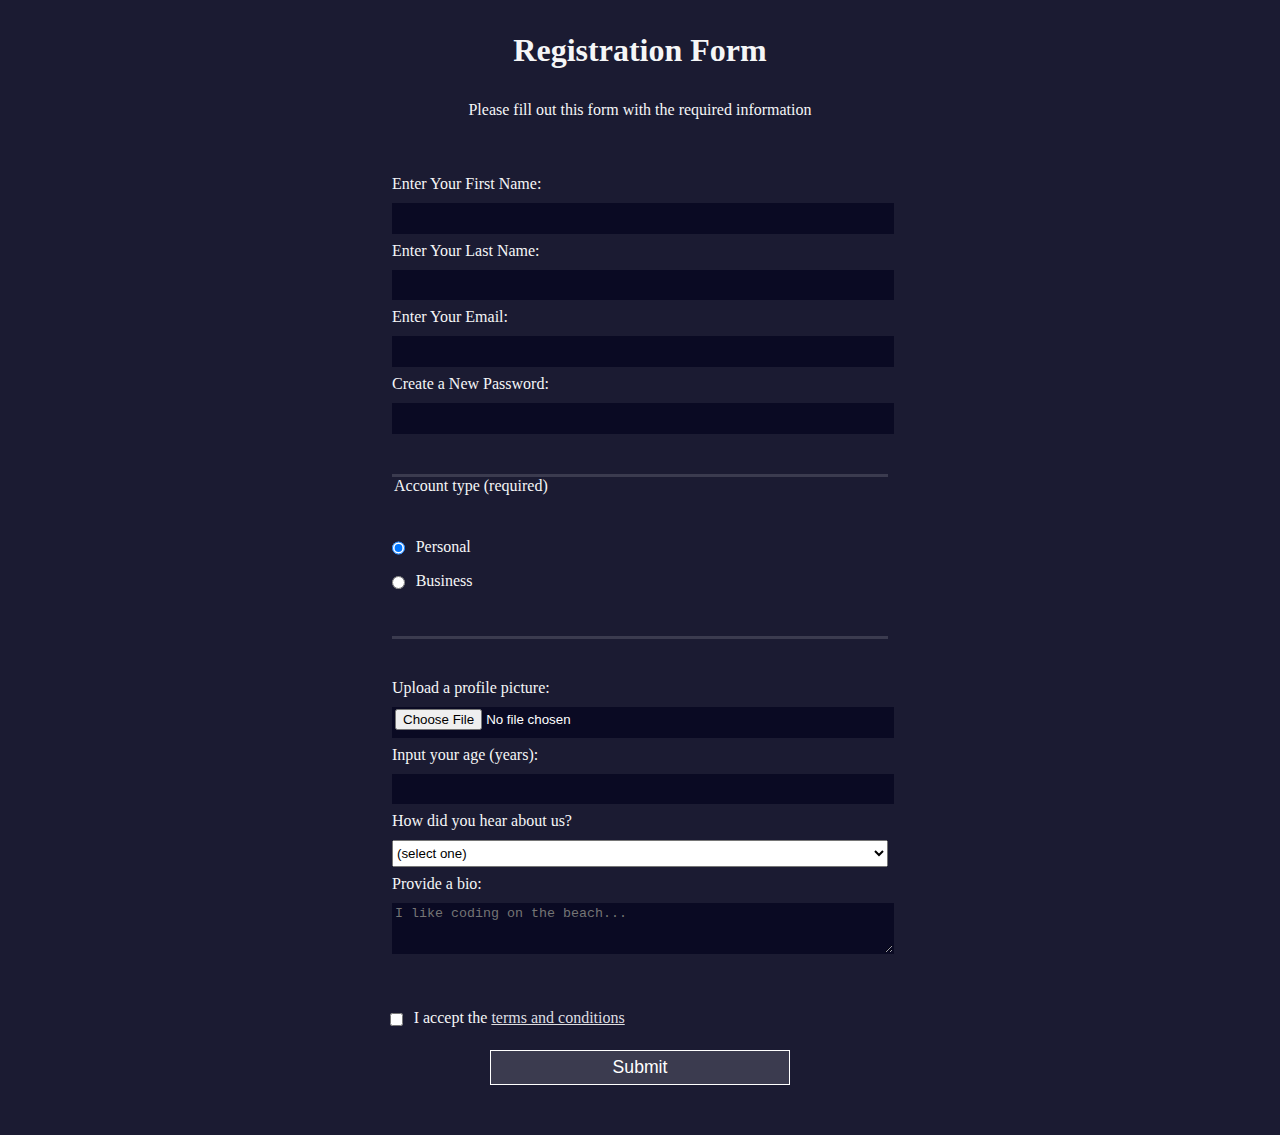
<file: 01ResponsiveWebDesign/00 Registration Form/index.html>
<!DOCTYPE html>
<html lang="en">
  <head>
    <meta charset="UTF-8">
    <title>Registration Form</title>
    <link rel="stylesheet" href="styles.css" />
  </head>
  <body>
    <h1>Registration Form</h1>
    <p>Please fill out this form with the required information</p>
    <form method="post" action='https://register-demo.freecodecamp.org'>
      <fieldset>
        <label for="first-name">Enter Your First Name: <input id="first-name" name="first-name" type="text" required /></label>
        <label for="last-name">Enter Your Last Name: <input id="last-name" name="last-name" type="text" required /></label>
        <label for="email">Enter Your Email: <input id="email" name="email" type="email" required /></label>
        <label for="new-password">Create a New Password: <input id="new-password" name="new-password" type="password" pattern="[a-z0-5]{8,}" required /></label>
      </fieldset>
      <fieldset>
        <legend>Account type (required)</legend>
        <label for="personal-account"><input id="personal-account" type="radio" name="account-type" class="inline" checked /> Personal</label>
        <label for="business-account"><input id="business-account" type="radio" name="account-type" class="inline" /> Business</label>
      </fieldset>
      <fieldset>
        <label for="profile-picture">Upload a profile picture: <input id="profile-picture" type="file" name="file" /></label>
        <label for="age">Input your age (years): <input id="age" type="number" name="age" min="13" max="120" /></label>
        <label for="referrer">How did you hear about us?
          <select id="referrer" name="referrer">
            <option value="">(select one)</option>
            <option value="1">freeCodeCamp News</option>
            <option value="2">freeCodeCamp YouTube Channel</option>
            <option value="3">freeCodeCamp Forum</option>
            <option value="4">Other</option>
          </select>
        </label>
        <label for="bio">Provide a bio:
          <textarea id="bio" name="bio" rows="3" cols="30" placeholder="I like coding on the beach..."></textarea>
        </label>
      </fieldset>
      <label for="terms-and-conditions">
        <input class="inline" id="terms-and-conditions" type="checkbox" required name="terms-and-conditions" /> I accept the <a href="https://www.freecodecamp.org/news/terms-of-service/">terms and conditions</a>
      </label>
      <input type="submit" value="Submit" />
    </form>
  </body>
</html>
</file>
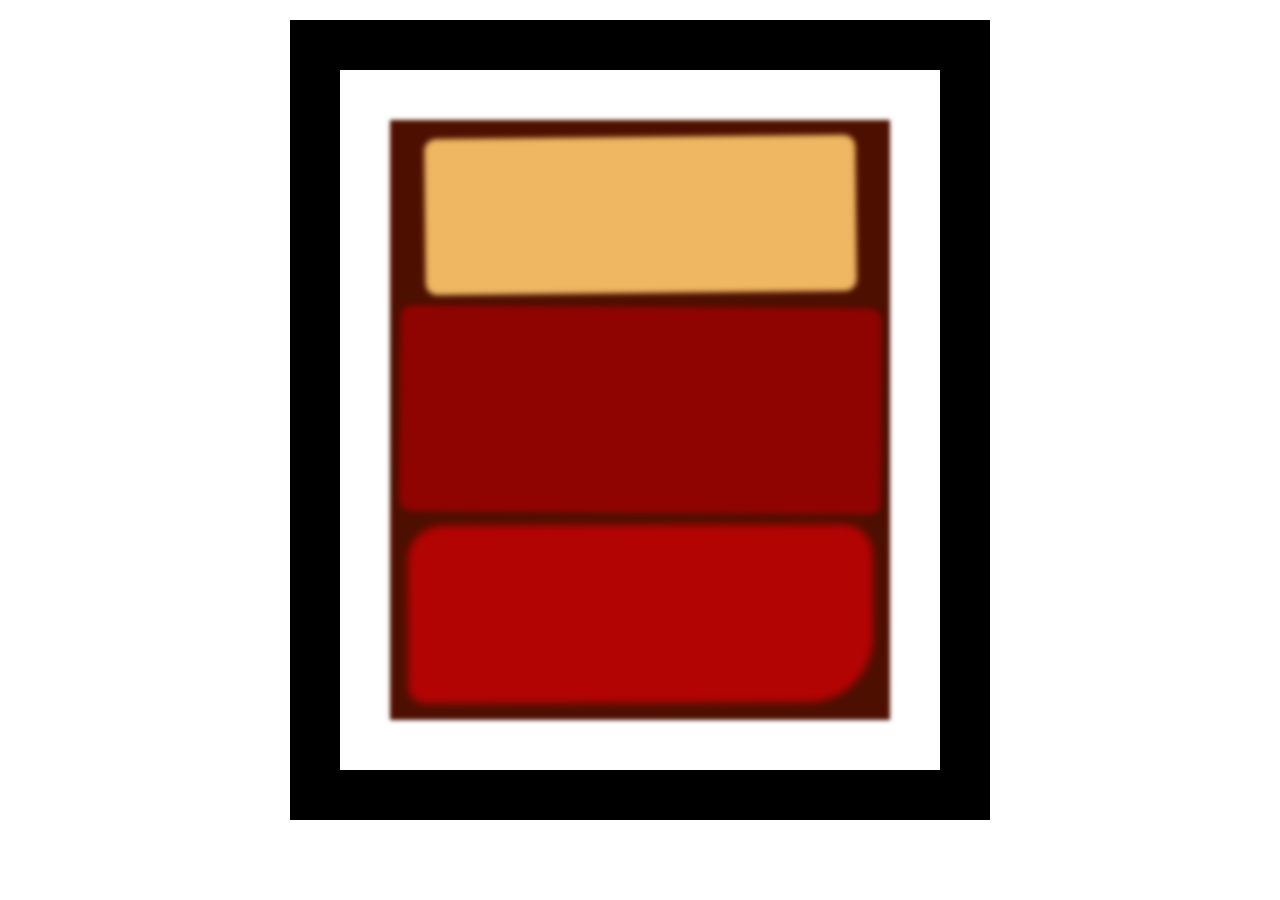
<file: 01ResponsiveWebDesign/01 CSS Box Model/index.html>
<!DOCTYPE html>
<html lang="en">
  <head>
    <meta charset="UTF-8">
    <title>Rothko Painting</title>
    <link href="./styles.css" rel="stylesheet">
  </head>
  <body>
    <div class="frame">
      <div class="canvas">
        <div class="one"></div>
        <div class="two"></div>
        <div class="three"></div>
      </div>
    </div>
  </body>
</html>
</file>
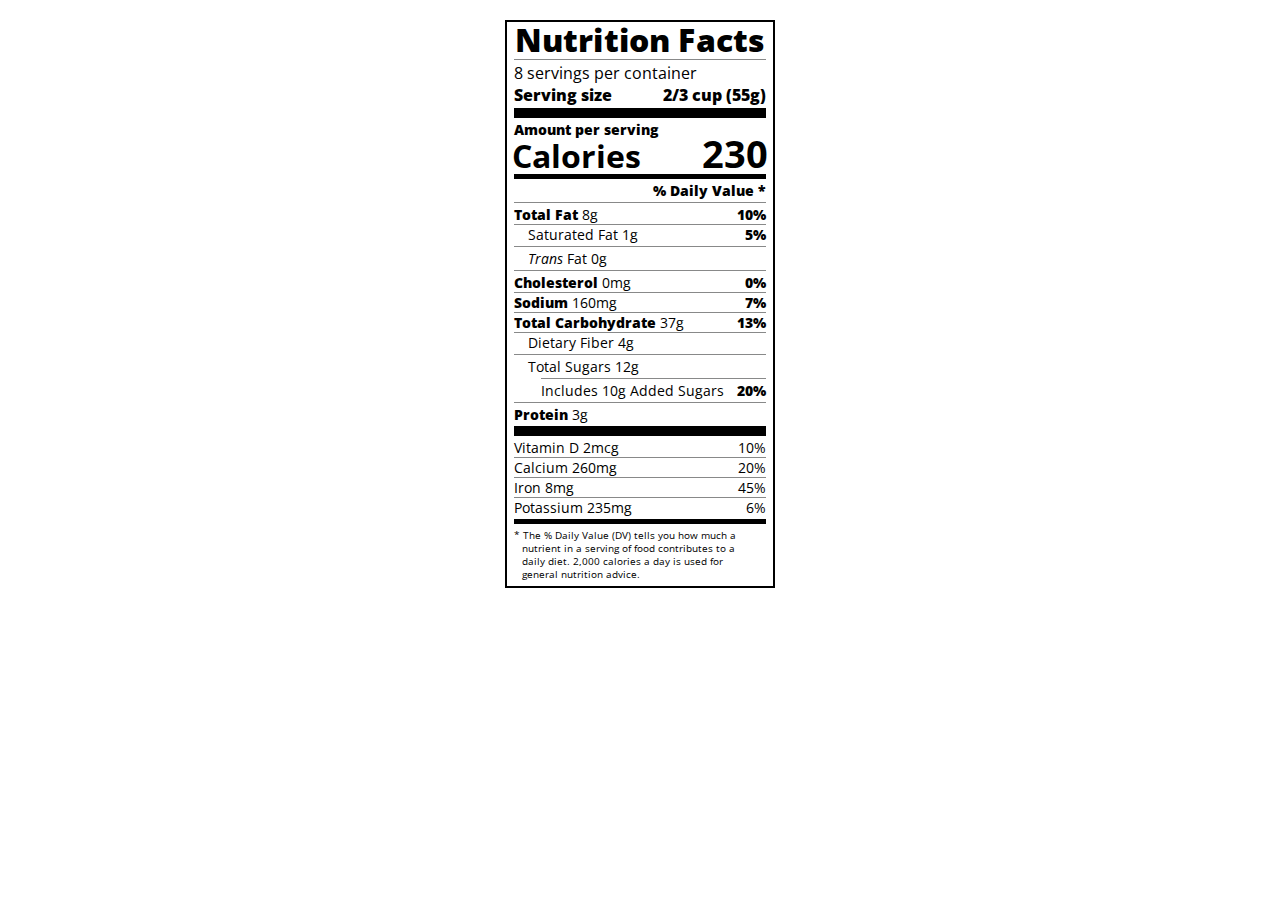
<file: 01ResponsiveWebDesign/03 Nutrition Label/index.html>
<!DOCTYPE html>
<html lang="en">

<head>
  <meta charset="UTF-8">
  <title>Nutrition Label</title>
  <link href="https://fonts.googleapis.com/css?family=Open+Sans:400,700,800" rel="stylesheet">
  <link href="./styles.css" rel="stylesheet">
</head>

<body>
  <div class="label">
    <header>
      <h1 class="bold">Nutrition Facts</h1>
      <div class="divider"></div>
      <p>8 servings per container</p>
      <p class="bold">Serving size <span>2/3 cup (55g)</span></p>
    </header>
    <div class="divider large"></div>
    <div class="calories-info">
      <div class="left-container">
        <h2 class="bold small-text">Amount per serving</h2>
        <p>Calories</p>
      </div>
      <span>230</span>
    </div>
    <div class="divider medium"></div>
    <div class="daily-value small-text">
      <p class="bold right no-divider">% Daily Value *</p>
      <div class="divider"></div>
      <p><span><span class="bold">Total Fat</span> 8g</span> <span class="bold">10%</span></p>
      <p class="indent no-divider">Saturated Fat 1g <span class="bold">5%</span></p>
      <div class="divider"></div>
      <p class="indent no-divider"><span><i>Trans</i> Fat 0g</span></p>
      <div class="divider"></div>
      <p><span><span class="bold">Cholesterol</span> 0mg</span> <span class="bold">0%</span></p>
      <p><span><span class="bold">Sodium</span> 160mg</span> <span class="bold">7%</span></p>
      <p><span><span class="bold">Total Carbohydrate</span> 37g</span> <span class="bold">13%</span></p>
      <p class="indent no-divider">Dietary Fiber 4g</p>
      <div class="divider"></div>
      <p class="indent no-divider">Total Sugars 12g</p>
      <div class="divider double-indent"></div>
      <p class="double-indent no-divider">Includes 10g Added Sugars <span class="bold">20%</span></p>
      <div class="divider"></div>
      <p class="no-divider"><span><span class="bold">Protein</span> 3g</span></p>
      <div class="divider large"></div>
      <p>Vitamin D 2mcg <span>10%</span></p>
      <p>Calcium 260mg <span>20%</span></p>
      <p>Iron 8mg <span>45%</span></p>
      <p class="no-divider">Potassium 235mg <span>6%</span></p>
    </div>
    <div class="divider medium"></div>
    <p class="note">* The % Daily Value (DV) tells you how much a nutrient in a serving of food contributes to a daily
      diet. 2,000 calories a day is used for general nutrition advice.</p>
  </div>
</body>
</html>
</file>
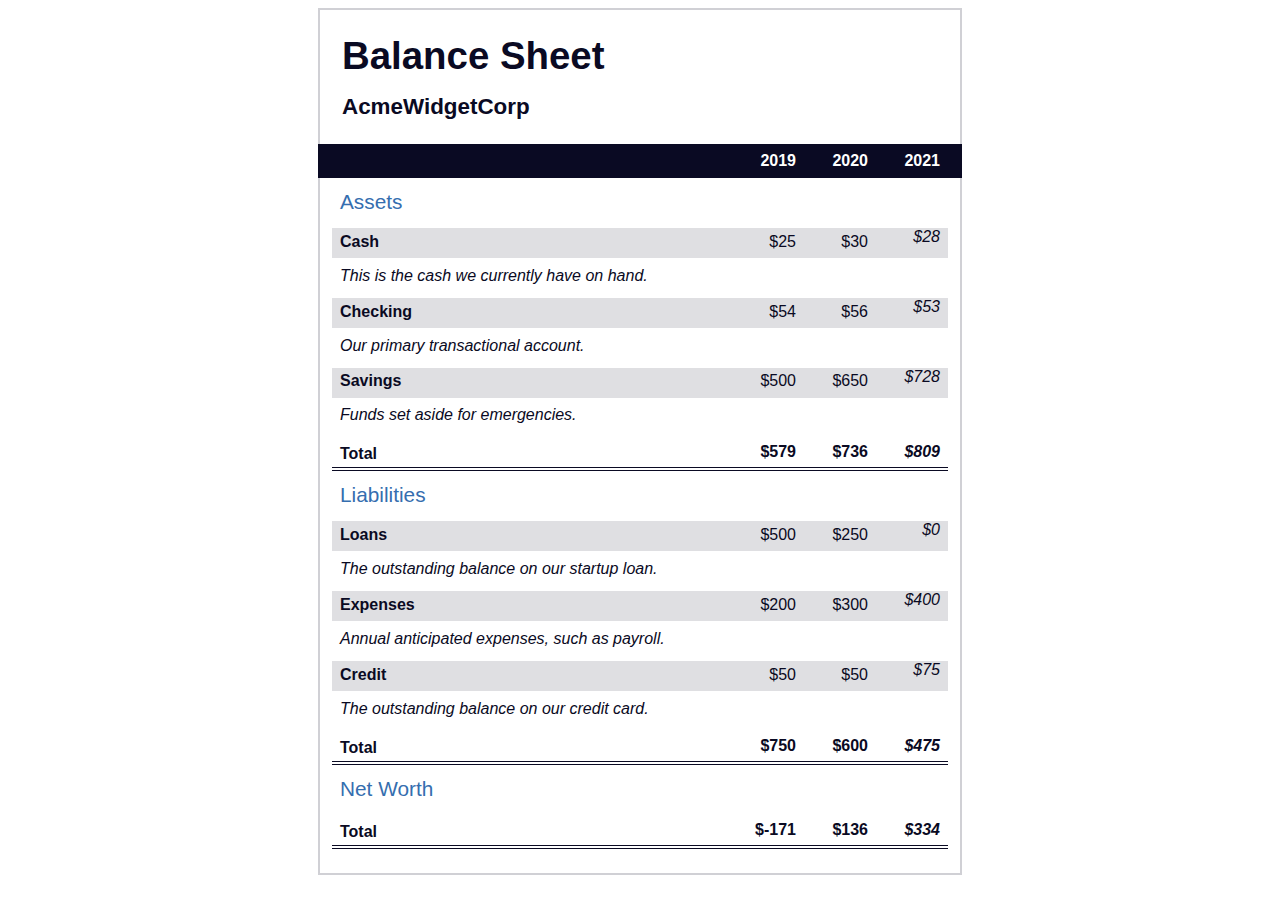
<file: 01ResponsiveWebDesign/06 Balance Sheet/index.html>
<!DOCTYPE html>
<html lang="en">
  <head>
    <meta charset="UTF-8">
    <meta name="viewport" content="width=device-width, initial-scale=1.0">
    <title>Balance Sheet</title>
    <link rel="stylesheet" href="./styles.css">
  </head>
  <body>
    <main>
      <section>
        <h1>
          <span class="flex">
            <span>AcmeWidgetCorp</span>
            <span>Balance Sheet</span>
          </span>
        </h1>
        <div id="years" aria-hidden="true">
          <span class="year">2019</span>
          <span class="year">2020</span>
          <span class="year">2021</span>
        </div>
        <div class="table-wrap">
          <table>
            <caption>Assets</caption>
            <thead>
              <tr>
                <td></td>
                <th><span class="sr-only year">2019</span></th>
                <th><span class="sr-only year">2020</span></th>
                <th class="current"><span class="sr-only year">2021</span></th>
              </tr>
            </thead>
            <tbody>
              <tr class="data">
                <th>Cash <span class="description">This is the cash we currently have on hand.</span></th>
                <td>$25</td>
                <td>$30</td>
                <td class="current">$28</td>
              </tr>
              <tr class="data">
                <th>Checking <span class="description">Our primary transactional account.</span></th>
                <td>$54</td>
                <td>$56</td>
                <td class="current">$53</td>
              </tr>
              <tr class="data">
                <th>Savings <span class="description">Funds set aside for emergencies.</span></th>
                <td>$500</td>
                <td>$650</td>
                <td class="current">$728</td>
              </tr>
              <tr class="total">
                <th>Total <span class="sr-only">Assets</span></th>
                <td>$579</td>
                <td>$736</td>
                <td class="current">$809</td>
              </tr>
            </tbody>
          </table>
          <table>
            <caption>Liabilities</caption>
            <thead>
              <tr>
              <td></td>
              <th><span class="sr-only">2019</span></th>
              <th><span class="sr-only">2020</span></th>
              <th><span class="sr-only">2021</span></th>
              </tr>
            </thead>
            <tbody>
              <tr class="data">
                <th>Loans <span class="description">The outstanding balance on our startup loan.</span></th>
                <td>$500</td>
                <td>$250</td>
                <td class="current">$0</td>
              </tr>
              <tr class="data">
                <th>Expenses <span class="description">Annual anticipated expenses, such as payroll.</span></th>
                <td>$200</td>
                <td>$300</td>
                <td class="current">$400</td>
              </tr>
              <tr class="data">
                <th>Credit <span class="description">The outstanding balance on our credit card.</span></th>
                <td>$50</td>
                <td>$50</td>
                <td class="current">$75</td>
              </tr>
              <tr class="total">
                <th>Total <span class="sr-only">Liabilities</span></th>
                <td>$750</td>
                <td>$600</td>
                <td class="current">$475</td>
              </tr>
            </tbody>
          </table>
          <table>
            <caption>Net Worth</caption>
            <thead>
              <tr>
              <td></td>
              <th><span class="sr-only">2019</span></th>
              <th><span class="sr-only">2020</span></th>
              <th><span class="sr-only">2021</span></th>
              </tr>
            </thead>
            <tbody>
              <tr class="total">
                <th>Total <span class="sr-only">Net Worth</span></th>
                <td>$-171</td>
                <td>$136</td>
                <td class="current">$334</td>
              </tr>
            </tbody>
          </table>
        </div>
      </section>
    </main>
  </body>
</html>
</file>
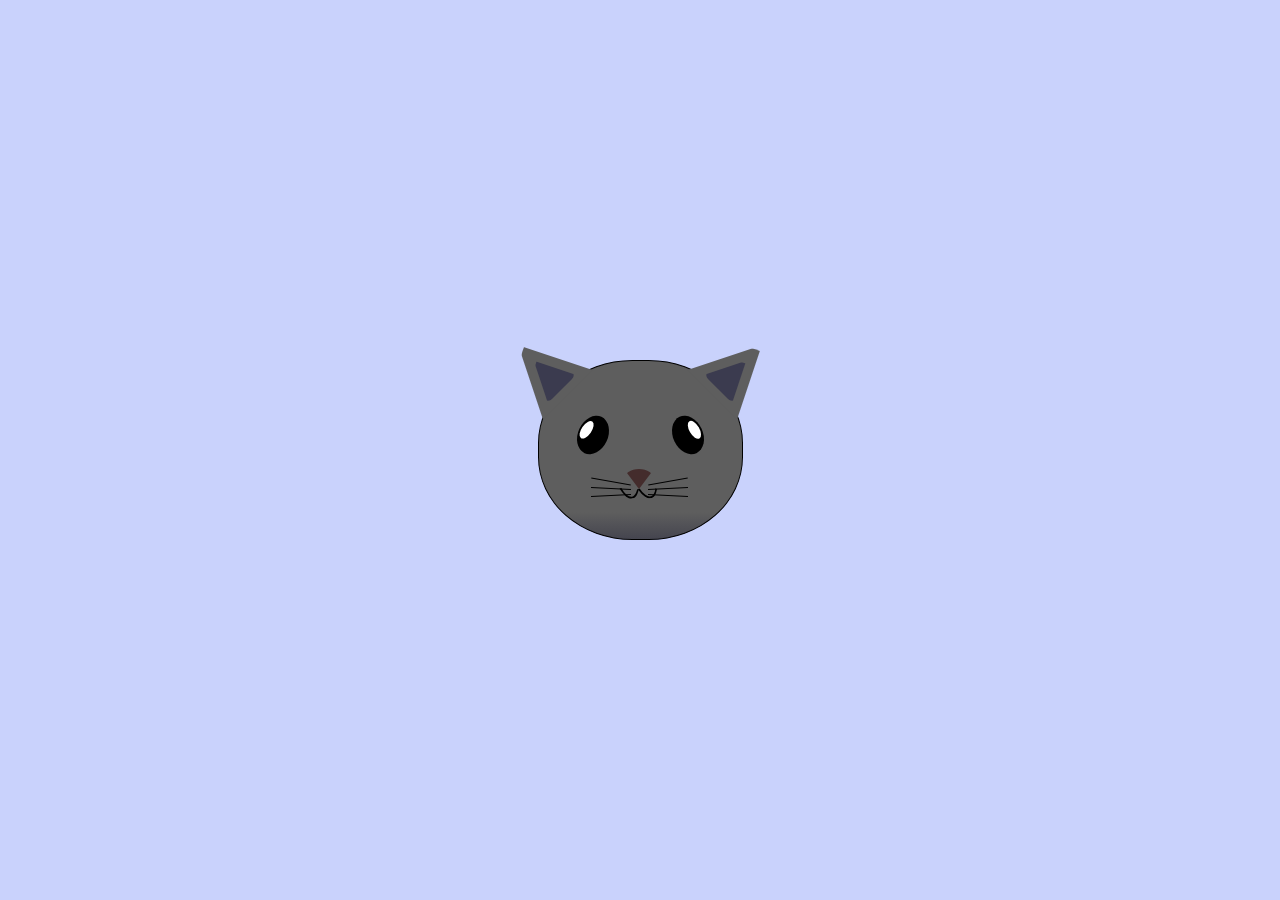
<file: 01ResponsiveWebDesign/07 Cat Painting/index.html>
<!DOCTYPE html>
<html lang="en">
<head>
    <meta charset="UTF-8">
    <title>fCC Cat Painting</title>
    <link rel="stylesheet" href="./styles.css">
</head>
<body>
    <main>
      <div class="cat-head">
        <div class="cat-ears">
          <div class="cat-left-ear">
            <div class="cat-left-inner-ear"></div>
          </div>
          <div class="cat-right-ear">
            <div class="cat-right-inner-ear"></div>
          </div>
        </div>

        <div class="cat-eyes">
          <div class="cat-left-eye">
            <div class="cat-left-inner-eye"></div>
          </div>
          <div class="cat-right-eye">
            <div class="cat-right-inner-eye"></div>
          </div>
        </div>
        
        <div class="cat-nose"></div>

        <div class="cat-mouth">
          <div class="cat-mouth-line-left"></div>
          <div class="cat-mouth-line-right"></div>
        </div>

        <div class="cat-whiskers">
          <div class="cat-whiskers-left">
            <div class="cat-whisker-left-top"></div>
            <div class="cat-whisker-left-middle"></div>
            <div class="cat-whisker-left-bottom"></div>
          </div>
          <div class="cat-whiskers-right">
            <div class="cat-whisker-right-top"></div>
            <div class="cat-whisker-right-middle"></div>
            <div class="cat-whisker-right-bottom"></div>
          </div>
        </div>

      </div>
    </main>
</body>
</html>
</file>
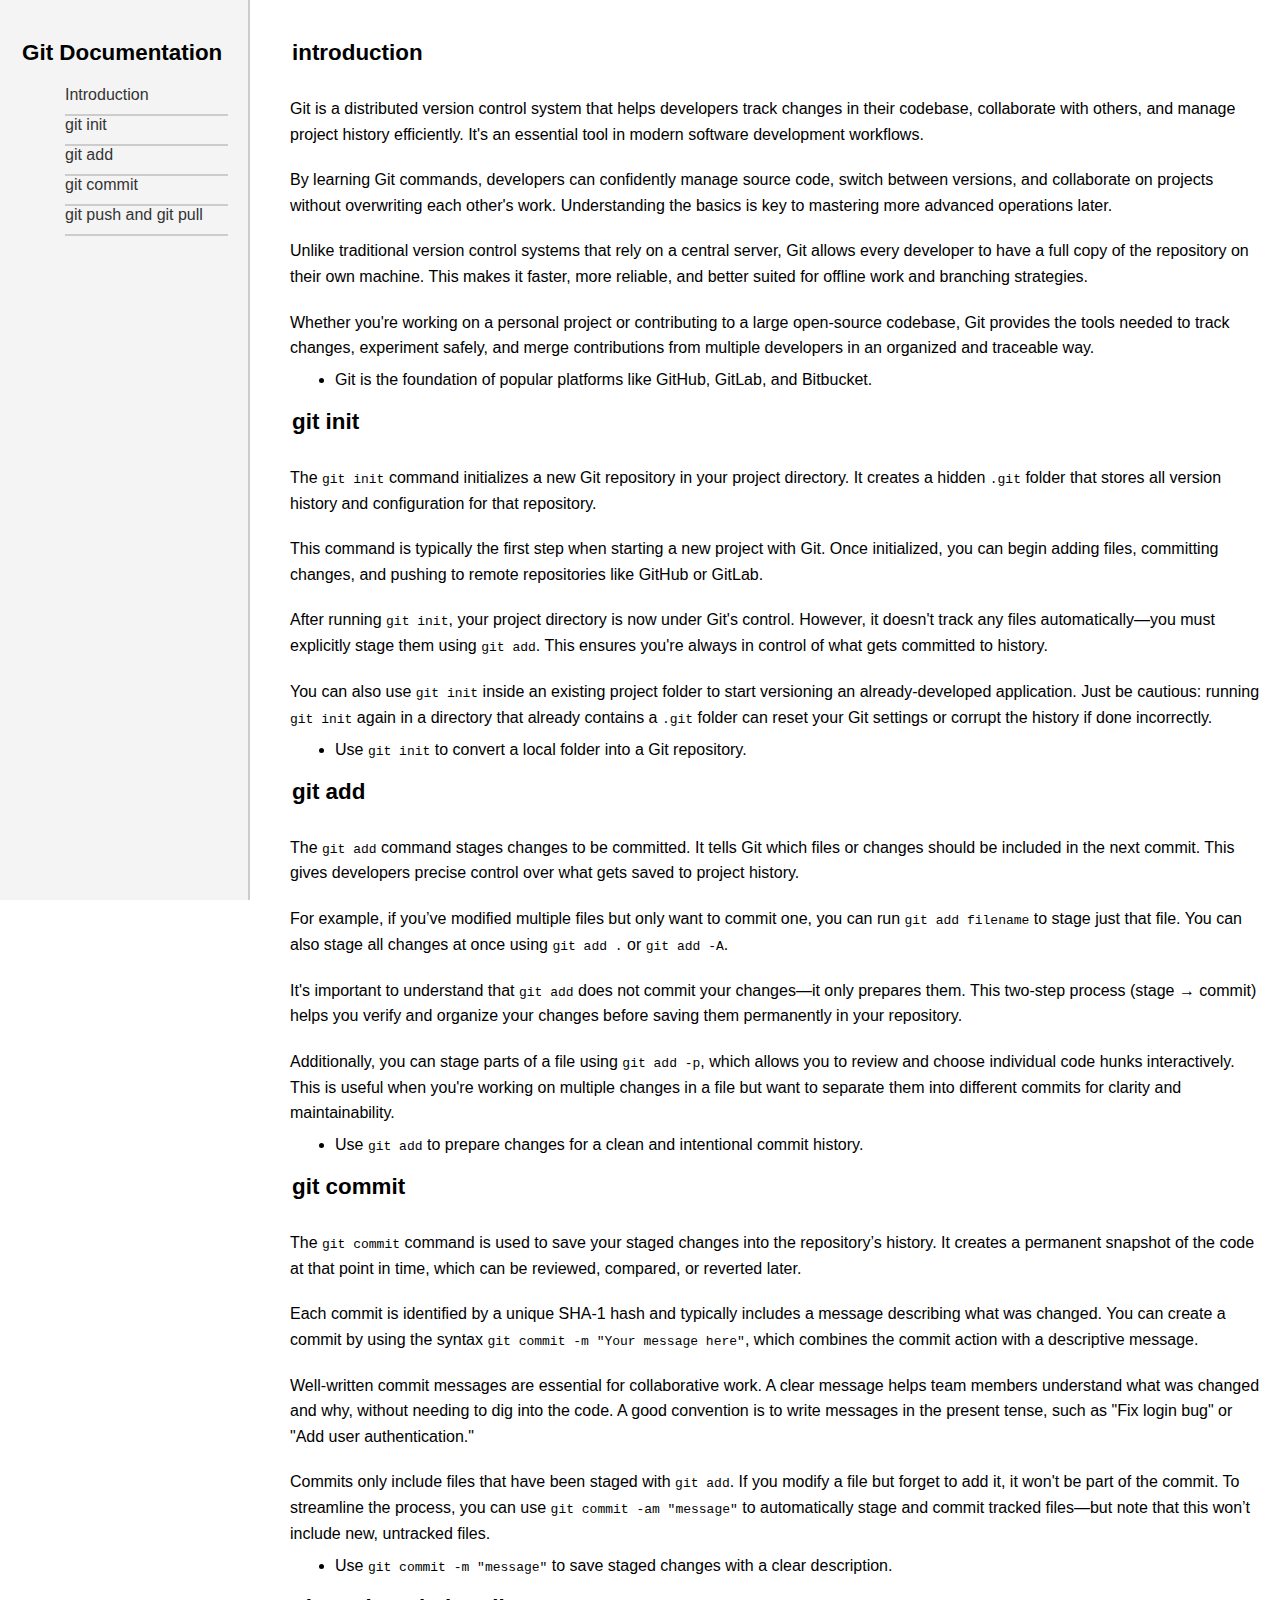
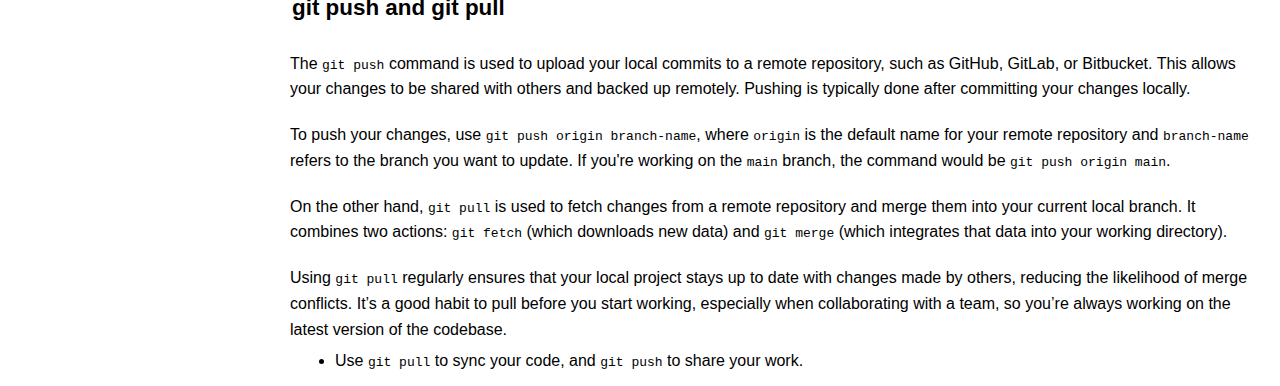
<file: 01ResponsiveWebDesign/09 Technical Documentation Page/index.html>
<!DOCTYPE html>
<html lang="en">
  <head>
    <meta charset="utf-8">          <title>technical-documentation-page</title>
    <link href="styles.css" rel="stylesheet">
  </head>
  <body>
    <main id="main-doc">
      <nav id="navbar">
        <header>Git Documentation</header>
        <ul>
          <li><a class="nav-link" href="#introduction">Introduction</a></li>
          <li><a class="nav-link" href="#git_init">git init</a></li>
          <li><a class="nav-link" href="#git_add">git add</a></li>
          <li><a class="nav-link" href="#git_commit">git commit</a></li>
          <li><a class="nav-link" href="#git_push_and_git_pull">git push and git pull</a></li>
        </ul>
      </nav>

      <section class="main-section" id="introduction">
        <header>introduction</header>
         <p>Git is a distributed version control system that helps developers track changes in their codebase, collaborate with others, and manage project history efficiently. It's an essential tool in modern software development workflows.</p>
  
  <p>By learning Git commands, developers can confidently manage source code, switch between versions, and collaborate on projects without overwriting each other's work. Understanding the basics is key to mastering more advanced operations later.</p>
  
  <p>Unlike traditional version control systems that rely on a central server, Git allows every developer to have a full copy of the repository on their own machine. This makes it faster, more reliable, and better suited for offline work and branching strategies.</p>
  
  <p>Whether you're working on a personal project or contributing to a large open-source codebase, Git provides the tools needed to track changes, experiment safely, and merge contributions from multiple developers in an organized and traceable way.</p>

  <ul>
    <li>Git is the foundation of popular platforms like GitHub, GitLab, and Bitbucket.</li>
  </ul>
      </section>
      <section class="main-section" id="git_init">
        <header>git init</header>
        <p>The <code>git init</code> command initializes a new Git repository in your project directory. It creates a hidden <code>.git</code> folder that stores all version history and configuration for that repository.</p>
  
  <p>This command is typically the first step when starting a new project with Git. Once initialized, you can begin adding files, committing changes, and pushing to remote repositories like GitHub or GitLab.</p>
  
  <p>After running <code>git init</code>, your project directory is now under Git's control. However, it doesn't track any files automatically—you must explicitly stage them using <code>git add</code>. This ensures you're always in control of what gets committed to history.</p>
  
  <p>You can also use <code>git init</code> inside an existing project folder to start versioning an already-developed application. Just be cautious: running <code>git init</code> again in a directory that already contains a <code>.git</code> folder can reset your Git settings or corrupt the history if done incorrectly.</p>

  <ul>
    <li>Use <code>git init</code> to convert a local folder into a Git repository.</li>
  </ul>
      </section>
      <section class="main-section" id="git_add">
        <header>git add</header>
        <p>The <code>git add</code> command stages changes to be committed. It tells Git which files or changes should be included in the next commit. This gives developers precise control over what gets saved to project history.</p>
  
  <p>For example, if you’ve modified multiple files but only want to commit one, you can run <code>git add filename</code> to stage just that file. You can also stage all changes at once using <code>git add .</code> or <code>git add -A</code>.</p>
  
  <p>It's important to understand that <code>git add</code> does not commit your changes—it only prepares them. This two-step process (stage → commit) helps you verify and organize your changes before saving them permanently in your repository.</p>
  
  <p>Additionally, you can stage parts of a file using <code>git add -p</code>, which allows you to review and choose individual code hunks interactively. This is useful when you're working on multiple changes in a file but want to separate them into different commits for clarity and maintainability.</p>

  <ul>
    <li>Use <code>git add</code> to prepare changes for a clean and intentional commit history.</li>
  </ul>
      </section>
      <section class="main-section" id="git_commit">
        <header>git commit</header>
       <p>The <code>git commit</code> command is used to save your staged changes into the repository’s history. It creates a permanent snapshot of the code at that point in time, which can be reviewed, compared, or reverted later.</p>
  
  <p>Each commit is identified by a unique SHA-1 hash and typically includes a message describing what was changed. You can create a commit by using the syntax <code>git commit -m "Your message here"</code>, which combines the commit action with a descriptive message.</p>
  
  <p>Well-written commit messages are essential for collaborative work. A clear message helps team members understand what was changed and why, without needing to dig into the code. A good convention is to write messages in the present tense, such as "Fix login bug" or "Add user authentication."</p>
  
  <p>Commits only include files that have been staged with <code>git add</code>. If you modify a file but forget to add it, it won't be part of the commit. To streamline the process, you can use <code>git commit -am "message"</code> to automatically stage and commit tracked files—but note that this won’t include new, untracked files.</p>

  <ul>
    <li>Use <code>git commit -m "message"</code> to save staged changes with a clear description.</li>
  </ul>
      </section>
      <section class="main-section" id="git_push_and_git_pull">
        <header>git push and git pull</header> 
        <p>The <code>git push</code> command is used to upload your local commits to a remote repository, such as GitHub, GitLab, or Bitbucket. This allows your changes to be shared with others and backed up remotely. Pushing is typically done after committing your changes locally.</p>
  
  <p>To push your changes, use <code>git push origin branch-name</code>, where <code>origin</code> is the default name for your remote repository and <code>branch-name</code> refers to the branch you want to update. If you're working on the <code>main</code> branch, the command would be <code>git push origin main</code>.</p>
  
  <p>On the other hand, <code>git pull</code> is used to fetch changes from a remote repository and merge them into your current local branch. It combines two actions: <code>git fetch</code> (which downloads new data) and <code>git merge</code> (which integrates that data into your working directory).</p>
  
  <p>Using <code>git pull</code> regularly ensures that your local project stays up to date with changes made by others, reducing the likelihood of merge conflicts. It’s a good habit to pull before you start working, especially when collaborating with a team, so you’re always working on the latest version of the codebase.</p>

  <ul>
    <li>Use <code>git pull</code> to sync your code, and <code>git push</code> to share your work.</li>
  </ul>
      </section>
    </main>
  </body>
</html>
</file>
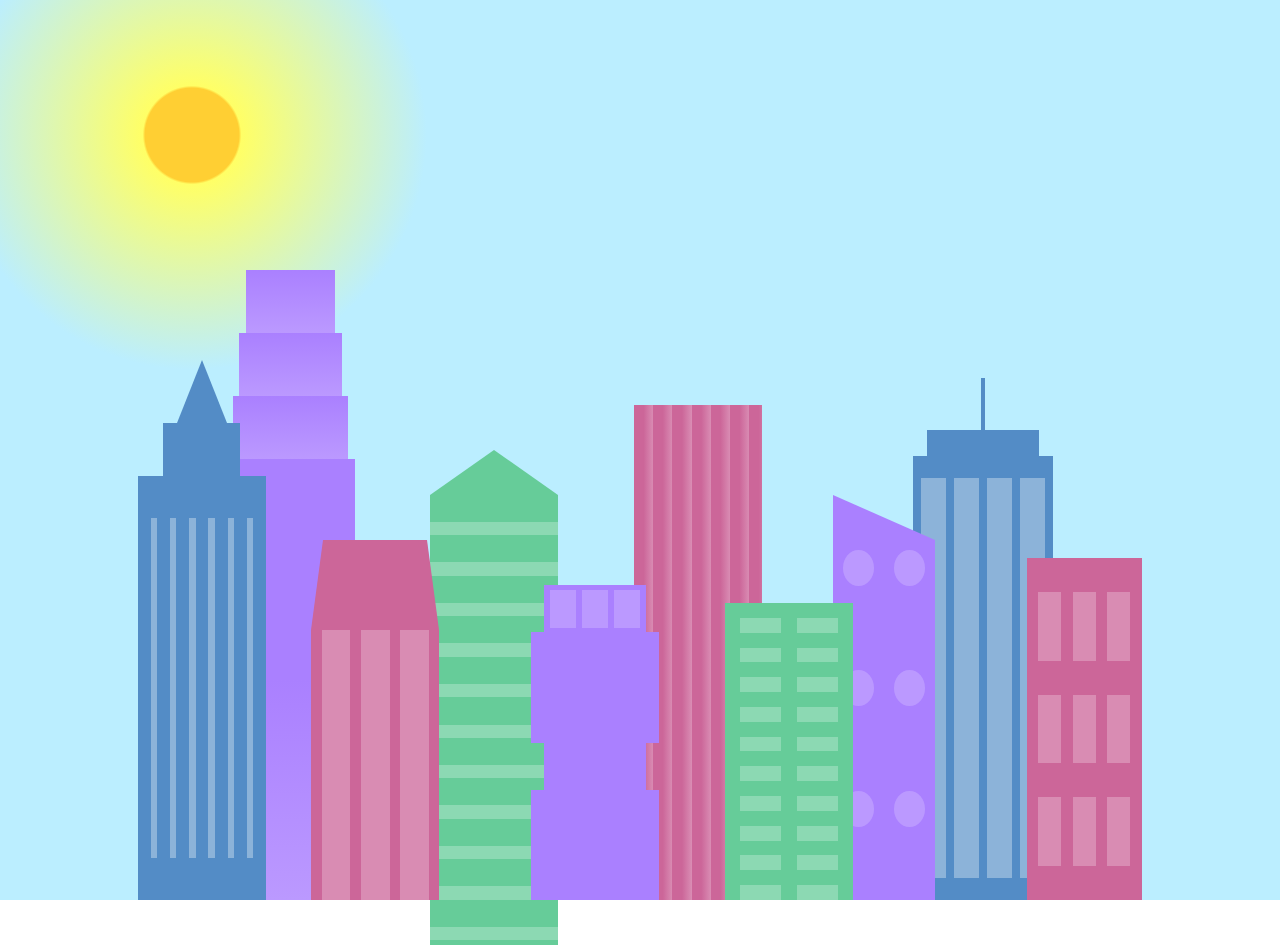
<file: 01ResponsiveWebDesign/10 City Sky Line/index.html>
<!DOCTYPE html>
<html lang="en">    
  <head>
    <meta charset="UTF-8">
    <title>City Skyline</title>
    <link href="styles.css" rel="stylesheet" />   
  </head>

  <body>
    <div class="background-buildings sky">
      <div></div>
      <div></div>
      <div class="bb1 building-wrap">
        <div class="bb1a bb1-window"></div>
        <div class="bb1b bb1-window"></div>
        <div class="bb1c bb1-window"></div>
        <div class="bb1d"></div>
      </div>
      <div class="bb2">
        <div class="bb2a"></div>
        <div class="bb2b"></div>
      </div>
      <div class="bb3"></div>
      <div></div>
      <div class="bb4 building-wrap">
        <div class="bb4a"></div>
        <div class="bb4b"></div>
        <div class="bb4c window-wrap">
          <div class="bb4-window"></div>
          <div class="bb4-window"></div>
          <div class="bb4-window"></div>
          <div class="bb4-window"></div>
        </div>
      </div>
      <div></div>
      <div></div>
    </div>

    <div class="foreground-buildings">
      <div></div>
      <div></div>
      <div class="fb1 building-wrap">
        <div class="fb1a"></div>
        <div class="fb1b"></div>
        <div class="fb1c"></div>
      </div>
      <div class="fb2">
        <div class="fb2a"></div>
        <div class="fb2b window-wrap">
          <div class="fb2-window"></div>
          <div class="fb2-window"></div>
          <div class="fb2-window"></div>
        </div>
      </div>
      <div></div>
      <div class="fb3 building-wrap">
        <div class="fb3a window-wrap">
          <div class="fb3-window"></div>
          <div class="fb3-window"></div>
          <div class="fb3-window"></div>
        </div>
        <div class="fb3b"></div>
        <div class="fb3a"></div>
        <div class="fb3b"></div>
      </div>
      <div class="fb4">
        <div class="fb4a"></div>
        <div class="fb4b">
          <div class="fb4-window"></div>
          <div class="fb4-window"></div>
          <div class="fb4-window"></div>
          <div class="fb4-window"></div>
          <div class="fb4-window"></div>
          <div class="fb4-window"></div>
        </div>
      </div>
      <div class="fb5"></div>
      <div class="fb6"></div>
      <div></div>
      <div></div>
    </div>
  </body>
</html>
</file>
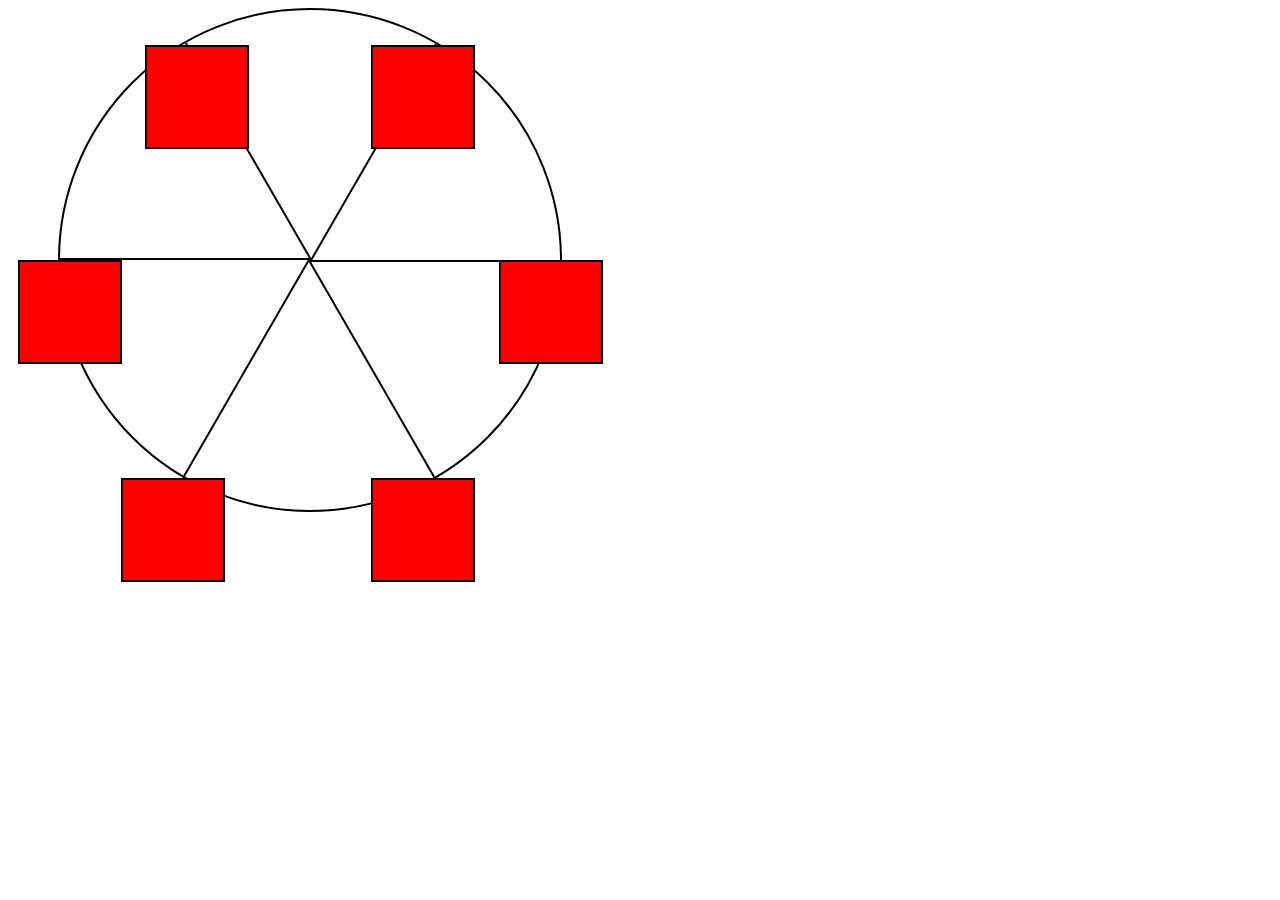
<file: 01ResponsiveWebDesign/13 Ferris Wheel/index.html>
<!DOCTYPE html>
<html lang="en">
  <head>
    <meta charset="UTF-8">
    <title>Ferris Wheel</title>
    <link rel="stylesheet" href="./styles.css">
  </head>
  <body>
    <div class="wheel">
      <span class="line"></span>
      <span class="line"></span>
      <span class="line"></span>
      <span class="line"></span>
      <span class="line"></span>
      <span class="line"></span>

      <div class="cabin"></div>
      <div class="cabin"></div>
      <div class="cabin"></div>
      <div class="cabin"></div>
      <div class="cabin"></div>
      <div class="cabin"></div>
    </div>
  </body>
</html>
</file>
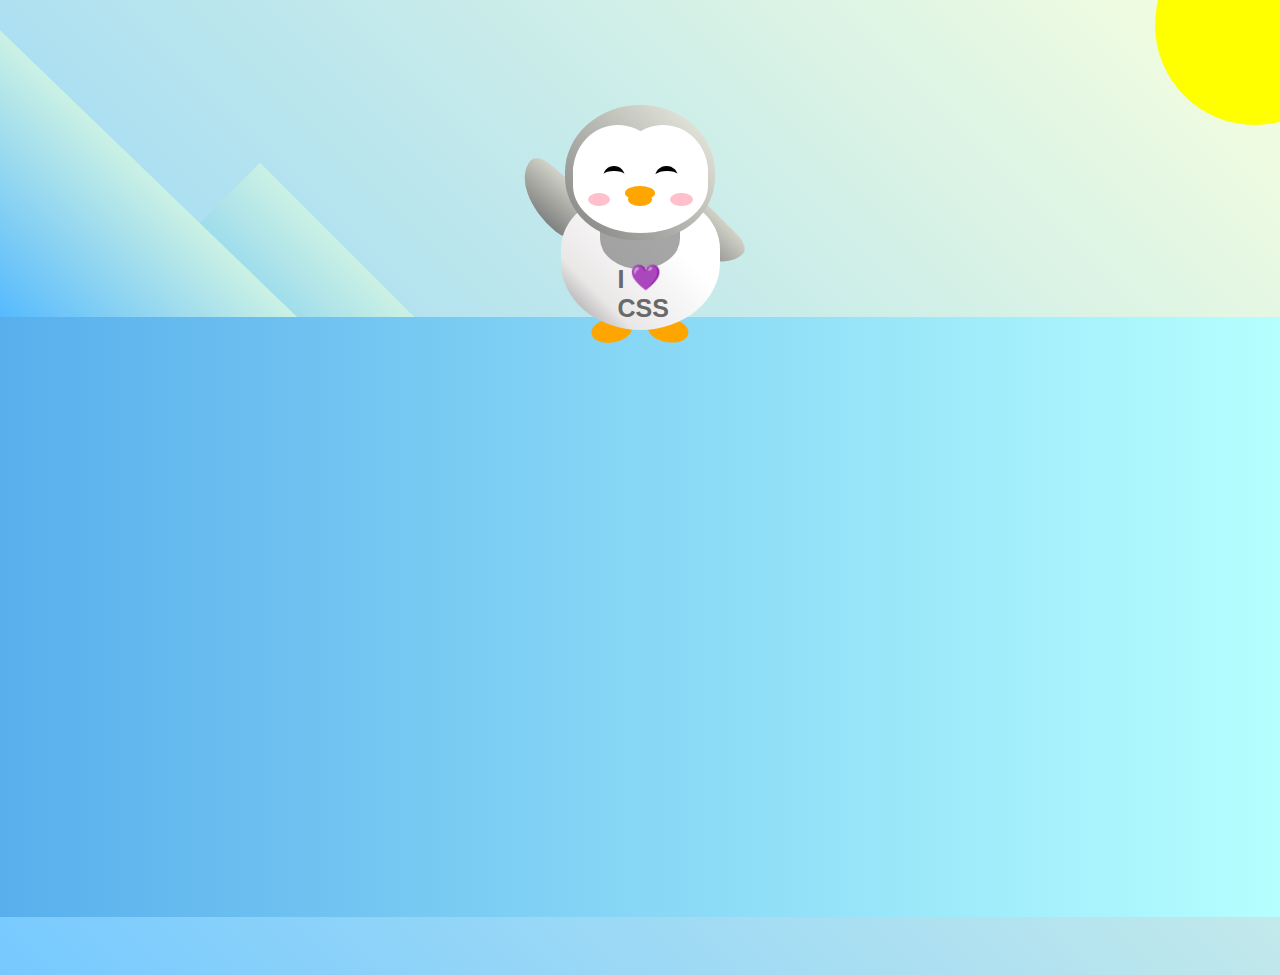
<file: 01ResponsiveWebDesign/14 Building A Penguin/index.html>
<!DOCTYPE html>
<html lang="en">
  <head>
    <meta charset="UTF-8" />
    <link rel="stylesheet" href="./styles.css" />
    <title>Penguin</title>
    <meta name="viewport" content="width=device-width, initial-scale=1.0" />
  </head>

  <body>
    <div class="left-mountain"></div>
    <div class="back-mountain"></div>
    <div class="sun"></div>
    <div class="penguin">
      <div class="penguin-head">
        <div class="face left"></div>
        <div class="face right"></div>
        <div class="chin"></div>
        <div class="eye left">
          <div class="eye-lid"></div>
        </div>
        <div class="eye right">
          <div class="eye-lid"></div>
        </div>
        <div class="blush left"></div>
        <div class="blush right"></div>
        <div class="beak top"></div>
        <div class="beak bottom"></div>
      </div>
      <div class="shirt">
        <div>💜</div>
        <p>I CSS</p>
      </div> 
      <div class="penguin-body">
        <div class="arm left"></div>
        <div class="arm right"></div>
        <div class="foot left"></div>
        <div class="foot right"></div>
      </div>
    </div>

    <div class="ground"></div>
  </body>
</html>
</file>
<file: 01ResponsiveWebDesign/00 Registration Form/styles.css>
body {
  width: 100%;
  height: 100vh;
  margin: 0;
  background-color: #1b1b32;
  color: #f5f6f7;
  font-family: Tahoma;
  font-size: 16px;
}

h1, p {
  margin: 1em auto;
  text-align: center;
}

form {
  width: 60vw;
  max-width: 500px;
  min-width: 300px;
  margin: 0 auto;
  padding-bottom: 2em;
}

fieldset {
  border: none;
  padding: 2rem 0;
  border-bottom: 3px solid #3b3b4f;
}

fieldset:last-of-type {
  border-bottom: none;
}

label {
  display: block;
  margin: 0.5rem 0;
}

input,
textarea,
select {
  margin: 10px 0 0 0;
  width: 100%;
  min-height: 2em;
}

input, textarea {
  background-color: #0a0a23;
  border: 1px solid #0a0a23;
  color: #ffffff;
}

.inline {
  width: unset;
  margin: 0 0.5em 0 0;
  vertical-align: middle;
}

input[type="submit"] {
  display: block;
  width: 60%;
  margin: 1em auto;
  height: 2em;
  font-size: 1.1rem;
  background-color: #3b3b4f;
  border-color: white;
  min-width: 300px;
}

input[type="file"] {
  padding: 1px 2px;
}

a{
  color:#dfdfe2;
}
</file>
<file: 01ResponsiveWebDesign/01 CSS Box Model/styles.css>
.canvas {
  width: 500px;
  height: 600px;
  background-color: #4d0f00;
  overflow: hidden;
  filter: blur(2px);
}

.frame {
  border: 50px solid black;
  width: 500px;
  padding: 50px;
  margin: 20px auto;
}

.one {
  width: 425px;
  height: 150px;
  background-color: #efb762;
  margin: 20px auto;
  box-shadow: 0 0 3px 3px #efb762;
  border-radius: 9px;
  transform: rotate(-0.6deg);
}

.two {
  width: 475px;
  height: 200px;
  background-color: #8f0401;
  margin: 0 auto 20px;
  box-shadow: 0 0 3px 3px #8f0401;
  border-radius: 8px 10px;
  transform: rotate(0.4deg);
}

.one, .two {
  filter: blur(1px);
}

.three {
  width: 91%;
  height: 28%;
  background-color: #b20403;
  margin: auto;
  filter: blur(2px);
  box-shadow: 0 0 5px 5px #b20403;
  border-radius: 30px 25px 60px 12px;
  transform: rotate(-0.2deg);
}
</file>
<file: 01ResponsiveWebDesign/03 Nutrition Label/styles.css>
* {
  box-sizing: border-box;
}

html {
  font-size: 16px;
}

body {
  font-family: 'Open Sans', sans-serif;
}

.label {
  border: 2px solid black;
  width: 270px;
  margin: 20px auto;
  padding: 0 7px;
}

header h1 {
  text-align: center;
  margin: -4px 0;
  letter-spacing: 0.15px
}

p {
  margin: 0;
  display: flex;
  justify-content: space-between;
}

.divider {
  border-bottom: 1px solid #888989;
  margin: 2px 0;
}

.bold {
  font-weight: 800;
}

.large {
  height: 10px;
}

.large, .medium {
  background-color: black;
  border: 0;
}

.medium {
  height: 5px;
}

.small-text {
  font-size: 0.85rem;
}


.calories-info {
  display: flex;
  justify-content: space-between;
  align-items: flex-end;
}

.calories-info h2 {
  margin: 0;
}

.left-container p {
  margin: -5px -2px;
  font-size: 2em;
  font-weight: 700;
}

.calories-info span {
  margin: -7px -2px;
  font-size: 2.4em;
  font-weight: 700;
}

.right {
  justify-content: flex-end;
}

.indent {
  margin-left: 1em;
}

.double-indent {
  margin-left: 2em;
}

.daily-value p:not(.no-divider) {
  border-bottom: 1px solid #888989;
}

.note {
  font-size: 0.6rem;
  margin: 5px 0;
  padding: 0 8px;
  text-indent:-8px;
}
</file>
<file: 01ResponsiveWebDesign/06 Balance Sheet/styles.css>
span[class~="sr-only"] {
  border: 0 !important;
  clip: rect(1px, 1px, 1px, 1px) !important;
  clip-path: inset(50%) !important;
  height: 1px !important;
  width: 1px !important;
  position: absolute !important;
  overflow: hidden !important;
  white-space: nowrap !important;
  padding: 0 !important;
  margin: -1px !important;
}

html {
  box-sizing: border-box;
}

body {
  font-family: sans-serif;
  color: #0a0a23;
}

h1 {
  max-width: 37.25rem;
  margin: 0 auto;
  padding: 1.5rem 1.25rem;
}

h1 .flex {
  display: flex;
  flex-direction: column-reverse;
  gap: 1rem;
}

h1 .flex span:first-of-type {
  font-size: 0.7em;
}

h1 .flex span:last-of-type {
  font-size: 1.2em;
}

section {
  max-width: 40rem;
  margin: 0 auto;
  border: 2px solid #d0d0d5;
}

#years {
  display: flex;
  justify-content: flex-end;
  position: sticky;
  z-index: 999;
  top: 0;
  background: #0a0a23;
  color: #fff;
  padding: 0.5rem calc(1.25rem + 2px) 0.5rem 0;
  margin: 0 -2px;
}

#years span[class] {
  font-weight: bold;
  width: 4.5rem;
  text-align: right;
}

.table-wrap {
  padding: 0 0.75rem 1.5rem 0.75rem;
}

table {
  border-collapse: collapse;
  border: 0;
  width: 100%;
  position: relative;
  margin-top: 3rem;
}

table caption {
  color: #356eaf;
  font-size: 1.3em;
  font-weight: normal;
  position: absolute;
  top: -2.25rem;
  left: 0.5rem;
}

tbody td {
  width: 100vw;
  min-width: 4rem;
  max-width: 4rem;
}

tbody th {
  width: calc(100% - 12rem);
}

tr[class="total"] {
  border-bottom: 4px double #0a0a23;
  font-weight: bold;
}

tr[class="total"] th {
  text-align: left;
  padding: 0.5rem 0 0.25rem 0.5rem;
}

tr.total td {
  text-align: right;
  padding: 0 0.25rem;
}

tr.total td:nth-of-type(3) {
  padding-right: 0.5rem;
}

tr.total:hover {
  background-color: #99c9ff;
}

td.current {
  font-style: italic;
}

tr.data {
  background-image: linear-gradient(to bottom, #dfdfe2 1.845rem, white 1.845rem);
}

tr.data th {
  text-align: left;
  padding-top: 0.3rem;
  padding-left: 0.5rem;
}

tr.data th .description {
  display: block;
  font-weight: normal;
  font-style: italic;
  padding: 1rem 0 0.75rem;
  margin-right: -13.5rem;
}

tr.data td {
  vertical-align: top;
  padding: 0.3rem 0.25rem 0;
  text-align: right;
}

tr.data td:last-of-type{
  padding:0 0.5rem 0 0;
}
</file>
<file: 01ResponsiveWebDesign/07 Cat Painting/styles.css>
* {
  box-sizing: border-box;
}

body {
  background-color: #c9d2fc;
}

.cat-head {
  position: absolute;
  right: 0;
  left: 0;
  top: 0;
  bottom: 0;
  margin: auto;
  background: linear-gradient(#5e5e5e 85%, #45454f 100%);
  width: 205px;
  height: 180px;
  border: 1px solid #000;
  border-radius: 46%;
}

.cat-left-ear {
  position: absolute;
  top: -26px;
  left: -31px;
  z-index: 1;
  border-top-left-radius: 90px;
  border-top-right-radius: 10px;
  transform: rotate(-45deg);
  border-left: 35px solid transparent;
  border-right: 35px solid transparent;
  border-bottom: 70px solid #5e5e5e;
}

.cat-right-ear {
  position: absolute;
  top: -26px;
  left: 163px;
  z-index: 1;
  transform: rotate(45deg);
  border-top-left-radius: 90px;
  border-top-right-radius: 10px;
  border-left: 35px solid transparent;
  border-right: 35px solid transparent;
  border-bottom: 70px solid #5e5e5e;
}

.cat-left-inner-ear {
  position: absolute;
  top: 22px;
  left: -20px;
  border-top-left-radius: 90px;
  border-top-right-radius: 10px;
  border-bottom-right-radius: 40%;
  border-bottom-left-radius: 40%;
  border-left: 20px solid transparent;
  border-right: 20px solid transparent;
  border-bottom: 40px solid #3b3b4f;
}

.cat-right-inner-ear {
  position: absolute;
  top: 22px;
  left: -20px;
  border-top-left-radius: 90px;
  border-top-right-radius: 10px;
  border-bottom-right-radius: 40%;
  border-bottom-left-radius: 40%;
  border-left: 20px solid transparent;
  border-right: 20px solid transparent;
  border-bottom: 40px solid #3b3b4f;
}

.cat-left-eye {
  position: absolute;
  top: 54px;
  left: 39px;
  border-radius: 60%;
  transform: rotate(25deg);
  width: 30px;
  height: 40px;
  background-color: #000;
}

.cat-right-eye {
  position: absolute;
  top: 54px;
  left: 134px;
  border-radius: 60%;
  transform: rotate(-25deg);
  width: 30px;
  height: 40px;
  background-color: #000;
}

.cat-left-inner-eye {
  position: absolute;
  top: 8px;
  left: 2px;
  width: 10px;
  height: 20px;
  transform: rotate(10deg);
  background-color: #fff;
  border-radius: 60%;
}

.cat-right-inner-eye {
  position: absolute;
  top: 8px;
  left: 18px;
  transform: rotate(-5deg);
  width: 10px;
  height: 20px;
  background-color: #fff;
  border-radius: 60%;
}

.cat-nose {
  position: absolute;
  top: 108px;
  left: 85px;
  border-top-left-radius: 50%;
  border-bottom-right-radius: 50%;
  border-bottom-left-radius: 50%;
  transform: rotate(180deg);
  border-left: 15px solid transparent;
  border-right: 15px solid transparent;
  border-bottom: 20px solid #442c2c;
}

.cat-mouth div {
  width: 30px;
  height: 50px;
  border: 2px solid #000;
  border-radius: 190%/190px 150px 0 0;
  border-color: black transparent transparent transparent;
}

.cat-mouth-line-left {
  position: absolute;
  top: 88px;
  left: 74px;
  transform: rotate(170deg);
}

.cat-mouth-line-right {
  position: absolute;
  top: 88px;
  left: 91px;
  transform: rotate(165deg);
}

.cat-whiskers-left div {
  width: 40px;
  height: 1px;
  background-color: #000;
}

.cat-whiskers-right div {
  width: 40px;
  height: 1px;
  background-color: #000;
}

.cat-whisker-left-top {
  position: absolute;
  top: 120px;
  left: 52px;
  transform: rotate(10deg);
}

.cat-whisker-left-middle {
  position: absolute;
  top: 127px;
  left: 52px;
  transform: rotate(3deg);
}

.cat-whisker-left-bottom {
  position: absolute;
  top: 134px;
  left: 52px;
  transform: rotate(-3deg);
}

.cat-whisker-right-top {
  position: absolute;
  top: 120px;
  left: 109px;
  transform: rotate(-10deg);
}

.cat-whisker-right-middle {
  position: absolute;
  top: 127px;
  left: 109px;
  transform: rotate(-3deg);
}

.cat-whisker-right-bottom {
  position: absolute;
  top: 134px;
  left: 109px;
  transform: rotate(3deg);
}
</file>
<file: 01ResponsiveWebDesign/09 Technical Documentation Page/styles.css>
* {
  margin: 0;
  padding: 0;
  box-sizing: border-box;
}

body {
  font-family: Arial, sans-serif;
  display: flex;
}

#navbar {
  position: fixed;
  top: 0;
  left: 0;
  width: 250px;
  height: 100vh;
  background-color: #f4f4f4;
  border-right: 2px solid #ccc;
  padding: 20px;
  overflow-y: auto; 
  z-index: 1000; 
}

#navbar header {
  font-size: 1.4rem;
}

#navbar ul {
  list-style: none;
}

#navbar li {
  border-bottom: 2px solid #ccc;
  padding:0 0 10px 0;
}

#navbar li:hover {
  background-color: #e0e0e0;
  cursor: pointer;
}

#navbar a {
  text-decoration: none;
  color: #333;
  display: block;
}

/* Main content area */
#main-doc {
  margin-left: 270px; 
  padding: 20px;
}

header{
  font-weight:bold;
  font-size:1.4rem;
  padding:20px 2px;
}

p{
  padding:10px 0;
  line-height:1.6;
}

ul li{
  margin:0 0 0 45px;
}

/* Responsive adjustment for small screens */
@media (min-width: 768px) {
  #navbar {
    position: fixed;
    left: 0;
    top: 0;
    width: 250px;
    height: 100vh;
  }

  #main-doc {
    margin-left: 270px;
  }
}
</file>
<file: 01ResponsiveWebDesign/10 City Sky Line/styles.css>
:root {
  --building-color1: #aa80ff;
  --building-color2: #66cc99;
  --building-color3: #cc6699;
  --building-color4: #538cc6;
  --window-color1: #bb99ff;
  --window-color2: #8cd9b3;
  --window-color3: #d98cb3;
  --window-color4: #8cb3d9;
}

* {
  box-sizing: border-box;
}

body {
  height: 100vh;
  margin: 0;
  overflow: hidden;
}

.background-buildings, .foreground-buildings {
  width: 100%;
  height: 100%;
  display: flex;
  align-items: flex-end;
  justify-content: space-evenly;
  position: absolute;
  top: 0;
}

.building-wrap {
  display: flex;
  flex-direction: column;
  align-items: center;
}

.window-wrap {
  display: flex;
  align-items: center;
  justify-content: space-evenly;
}

.sky {
  background: radial-gradient(
      closest-corner circle at 15% 15%,
      #ffcf33,
      #ffcf33 20%,
      #ffff66 21%,
      #bbeeff 100%
    );
}

/* BACKGROUND BUILDINGS - "bb" stands for "background building" */
.bb1 {
  width: 10%;
  height: 70%;
}

.bb1a {
  width: 70%;
}
  
.bb1b {
  width: 80%;
}
  
.bb1c {
  width: 90%;
}

.bb1d {
  width: 100%;
  height: 70%;
  background: linear-gradient(
      var(--building-color1) 50%,
      var(--window-color1)
    );
}

.bb1-window {
  height: 10%;
  background: linear-gradient(
      var(--building-color1),
      var(--window-color1)
    );
}

.bb2 {
  width: 10%;
  height: 50%;
}

.bb2a {
  border-bottom: 5vh solid var(--building-color2);
  border-left: 5vw solid transparent;
  border-right: 5vw solid transparent;
}

.bb2b {
  width: 100%;
  height: 100%;
  background: repeating-linear-gradient(
      var(--building-color2),
      var(--building-color2) 6%,
      var(--window-color2) 6%,
      var(--window-color2) 9%
    );
}

.bb3 {
  width: 10%;
  height: 55%;
  background: repeating-linear-gradient(
      90deg,
      var(--building-color3),
      var(--building-color3),
      var(--window-color3) 15%
    );
}

.bb4 {
  width: 11%;
  height: 58%;
}

.bb4a {
  width: 3%;
  height: 10%;
  background-color: var(--building-color4);
}

.bb4b {
  width: 80%;
  height: 5%;
  background-color: var(--building-color4);
}
  
.bb4c {
  width: 100%;
  height: 85%;
  background-color: var(--building-color4);
}

.bb4-window {
  width: 18%;
  height: 90%;
  background-color: var(--window-color4);
}

/* FOREGROUND BUILDINGS - "fb" stands for "foreground building" */
.fb1 {
  width: 10%;
  height: 60%;
}

.fb1a {
  border-bottom: 7vh solid var(--building-color4);
  border-left: 2vw solid transparent;
  border-right: 2vw solid transparent;
}

.fb1b {
  width: 60%;
  height: 10%;
  background-color: var(--building-color4);
}
  
.fb1c {
  width: 100%;
  height: 80%;
  background: repeating-linear-gradient(
      90deg,
      var(--building-color4),
      var(--building-color4) 10%,
      transparent 10%,
      transparent 15%
    ),
    repeating-linear-gradient(
      var(--building-color4),
      var(--building-color4) 10%,
      var(--window-color4) 10%,
      var(--window-color4) 90%
    );
}

.fb2 {
  width: 10%;
  height: 40%;
}

.fb2a {
  width: 100%;
  border-bottom: 10vh solid var(--building-color3);
  border-left: 1vw solid transparent;
  border-right: 1vw solid transparent;
}

.fb2b {
  width: 100%;
  height: 75%;
  background-color: var(--building-color3);
}

.fb2-window {
  width: 22%;
  height: 100%;
  background-color: var(--window-color3);
}

.fb3 {
  width: 10%;
  height: 35%;
}
  
.fb3a {
  width: 80%;
  height: 15%;
  background-color: var(--building-color1);
}
  
.fb3b {
  width: 100%;
  height: 35%;
  background-color: var(--building-color1);
}

.fb3-window {
  width: 25%;
  height: 80%;
  background-color: var(--window-color1);
}

.fb4 {
  width: 8%;
  height: 45%;
  position: relative;
  left: 10%;
}

.fb4a {
  border-top: 5vh solid transparent;
  border-left: 8vw solid var(--building-color1);
}

.fb4b {
  width: 100%;
  height: 89%;
  background-color: var(--building-color1);
  display: flex;
  flex-wrap: wrap;
}

.fb4-window {
  width: 30%;
  height: 10%;
  border-radius: 50%;
  background-color: var(--window-color1);
  margin: 10%;
}

.fb5 {
  width: 10%;
  height: 33%;
  position: relative;
  right: 10%;
  background: repeating-linear-gradient(
      var(--building-color2),
      var(--building-color2) 5%,
      transparent 5%,
      transparent 10%
    ),
    repeating-linear-gradient(
      90deg,
      var(--building-color2),
      var(--building-color2) 12%,
      var(--window-color2) 12%,
      var(--window-color2) 44%
    );
}

.fb6 {
  width: 9%;
  height: 38%;
  background: repeating-linear-gradient(
      90deg,
      var(--building-color3),
      var(--building-color3) 10%,
      transparent 10%,
      transparent 30%
    ),
    repeating-linear-gradient(
      var(--building-color3),
      var(--building-color3) 10%,
      var(--window-color3) 10%,
      var(--window-color3) 30%
    );
}

@media (max-width: 1000px) {
  :root {
    --building-color1: #000;
    --building-color2: #000;
    --building-color3: #000;
    --building-color4: #000;
    --window-color1: #777;
    --window-color2: #777;
    --window-color3: #777;
    --window-color4: #777;
  }
  .sky {
    background: radial-gradient(
        closest-corner circle at 15% 15%,
        #ccc,
        #ccc 20%,
        #445 21%,
        #223 100%
      );
  }
}
</file>
<file: 01ResponsiveWebDesign/13 Ferris Wheel/styles.css>
.wheel {
  border: 2px solid black;
  border-radius: 50%;
  margin-left: 50px;
  position: absolute;
  height: 55vw;
  width: 55vw;
  max-width: 500px;
  max-height: 500px;
  animation-name: wheel;
  animation-duration: 10s;
  animation-iteration-count: infinite;
  animation-timing-function: linear;
}

.line {
  background-color: black;
  width: 50%;
  height: 2px;
  position: absolute;
  top: 50%;
  left: 50%;
  transform-origin: 0% 0%;
}

.line:nth-of-type(2) {
  transform: rotate(60deg);
}
.line:nth-of-type(3) {
  transform: rotate(120deg);
}
.line:nth-of-type(4) {
  transform: rotate(180deg);
}
.line:nth-of-type(5) {
  transform: rotate(240deg);
}
.line:nth-of-type(6) {
  transform: rotate(300deg);
}

.cabin {
  background-color: red;
  width: 20%;
  height: 20%;
  position: absolute;
  border: 2px solid;
  transform-origin: 50% 0%;
  animation: cabins 10s ease-in-out infinite;
}

.cabin:nth-of-type(1) {
  right: -8.5%;
  top: 50%;
}
.cabin:nth-of-type(2) {
  right: 17%;
  top: 93.5%;
}
.cabin:nth-of-type(3) {
  right: 67%;
  top: 93.5%;
}
.cabin:nth-of-type(4) {
  left: -8.5%;
  top: 50%;
}
.cabin:nth-of-type(5) {
  left: 17%;
  top: 7%;
}
.cabin:nth-of-type(6) {
  right: 17%;
  top: 7%;
}

@keyframes wheel {
   0% {
     transform: rotate(0deg);
   }
   100% {
     transform: rotate(360deg);
   }
}

@keyframes cabins {
  0% {
    transform: rotate(0deg);
  }
  25% {
    background-color: yellow;
  }
  50% {
    background-color: purple;
  }
  75%{
    background-color: yellow;
  }
  100% {
    transform: rotate(-360deg);
  }
}
</file>
<file: 01ResponsiveWebDesign/14 Building A Penguin/styles.css>
:root {
  --penguin-face: white;
  --penguin-picorna: orange;
  --penguin-skin: gray;
}

body {
  background: linear-gradient(45deg, rgb(118, 201, 255), rgb(247, 255, 222));
  margin: 0;
  padding: 0;
  width: 100%;
  height: 100vh;
  overflow: hidden;
}

.left-mountain {
  width: 300px;
  height: 300px;
  background: linear-gradient(rgb(203, 241, 228), rgb(80, 183, 255));
  position: absolute;
  transform: skew(0deg, 44deg);
  z-index: 2;
  margin-top: 100px;
}

.back-mountain {
  width: 300px;
  height: 300px;
  background: linear-gradient(rgb(203, 241, 228), rgb(47, 170, 255));
  position: absolute;
  z-index: 1;
  transform: rotate(45deg);
  left: 110px;
  top: 225px;
}

.sun {
  width: 200px;
  height: 200px;
  background-color: yellow;
  position: absolute;
  border-radius: 50%;
  top: -75px;
  right: -75px;
}

.penguin {
  width: 300px;
  height: 300px;
  margin: auto;
  margin-top: 75px;
  z-index: 4;
  position: relative;
  transition: transform 1s ease-in-out 0ms;
}

.penguin * {
  position: absolute;
}

.penguin:active {
  transform: scale(1.5);
  cursor: not-allowed;
}

.penguin-head {
  width: 50%;
  height: 45%;
  background: linear-gradient(
    45deg,
    var(--penguin-skin),
    rgb(239, 240, 228)
  );
  border-radius: 70% 70% 65% 65%;
  top: 10%;
  left: 25%;
  z-index: 1;
}

.face {
  width: 60%;
  height: 70%;
  background-color: var(--penguin-face);
  border-radius: 70% 70% 60% 60%;
  top: 15%;
}

.face.left {
  left: 5%;
}

.face.right {
  right: 5%;
}

.chin {
  width: 90%;
  height: 70%;
  background-color: var(--penguin-face);
  top: 25%;
  left: 5%;
  border-radius: 70% 70% 100% 100%;
}

.eye {
  width: 15%;
  height: 17%;
  background-color: black;
  top: 45%;
  border-radius: 50%;
}

.eye.left {
  left: 25%;
}

.eye.right {
  right: 25%;
}

.eye-lid {
  width: 150%;
  height: 100%;
  background-color: var(--penguin-face);
  top: 25%;
  left: -23%;
  border-radius: 50%;
}

.blush {
  width: 15%;
  height: 10%;
  background-color: pink;
  top: 65%;
  border-radius: 50%;
}

.blush.left {
  left: 15%;
}

.blush.right {
  right: 15%;
}

.beak {
  height: 10%;
  background-color: var(--penguin-picorna);
  border-radius: 50%;
}

.beak.top {
  width: 20%;
  top: 60%;
  left: 40%;
}

.beak.bottom {
  width: 16%;
  top: 65%;
  left: 42%;
}

.shirt {
  font: bold 25px Helvetica, sans-serif;
  top: 165px;
  left: 127.5px;
  z-index: 1;
  color: #6a6969;
}

.shirt div {
  font-weight:  initial;
  top: 22.5px;
  left: 12px;
}

.penguin-body {
  width: 53%;
  height: 45%;
  background: linear-gradient(
    45deg,
    rgb(134, 133, 133) 0%,
    rgb(234, 231, 231) 25%,
    white 67%
  );
  border-radius: 80% 80% 100% 100%;
  top: 40%;
  left: 23.5%;
}

.penguin-body::before {
  content: "";
  position: absolute;
  width: 50%;
  height: 45%;
  background-color: var(--penguin-skin);
  top: 10%;
  left: 25%;
  border-radius: 0% 0% 100% 100%;
  opacity: 70%;
}

.arm {
  width: 30%;
  height: 60%;
  background: linear-gradient(
    90deg,
    var(--penguin-skin),
    rgb(209, 210, 199)
  );
  border-radius: 30% 30% 30% 120%;
  z-index: -1;
}

.arm.left {
  top: 35%;
  left: 5%;
  transform-origin: top left; 
  transform: rotate(130deg) scaleX(-1);
  animation: 3s linear infinite wave;
}

.arm.right {
  top: 0%;
  right: -5%;
  transform: rotate(-45deg);
}

@keyframes wave {
  10% {
    transform: rotate(110deg) scaleX(-1);
  }
  20% {
    transform: rotate(130deg) scaleX(-1);
  }
  30% {
    transform: rotate(110deg) scaleX(-1);
  }
  40% {
    transform: rotate(130deg) scaleX(-1);
  }
}

.foot {
  width:  15%;
  height: 30%;
  background-color: var(--penguin-picorna);
  top: 85%;
  border-radius: 50%;
  z-index: -1;
}

.foot.left {
  left: 25%;
  transform: rotate(80deg);
}

.foot.right {
  right: 25%;
  transform: rotate(-80deg);
}

.ground {
  width: 100vw;
  height: calc(100vh - 300px);
  background: linear-gradient(90deg, rgb(88, 175, 236), rgb(182, 255, 255));
  z-index: 3;
  position: absolute;
  margin-top: -58px;
}
</file>
